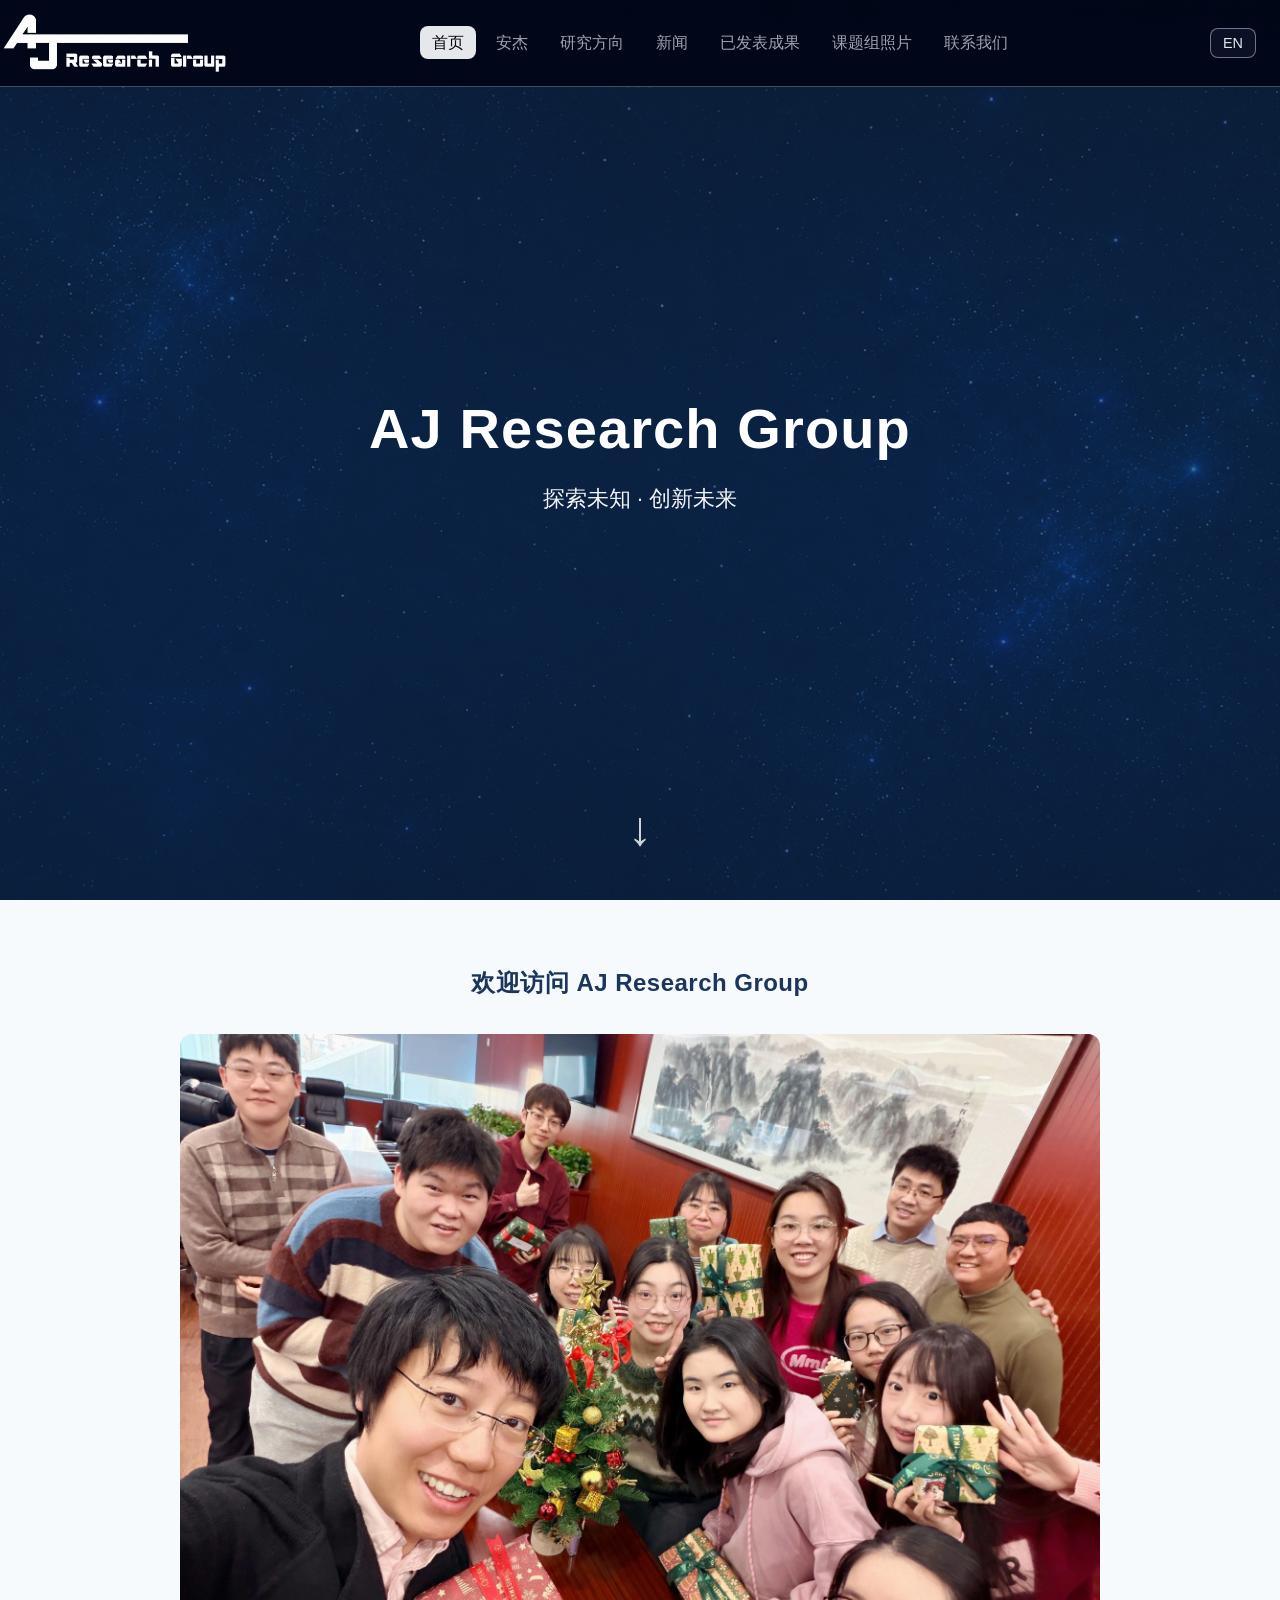
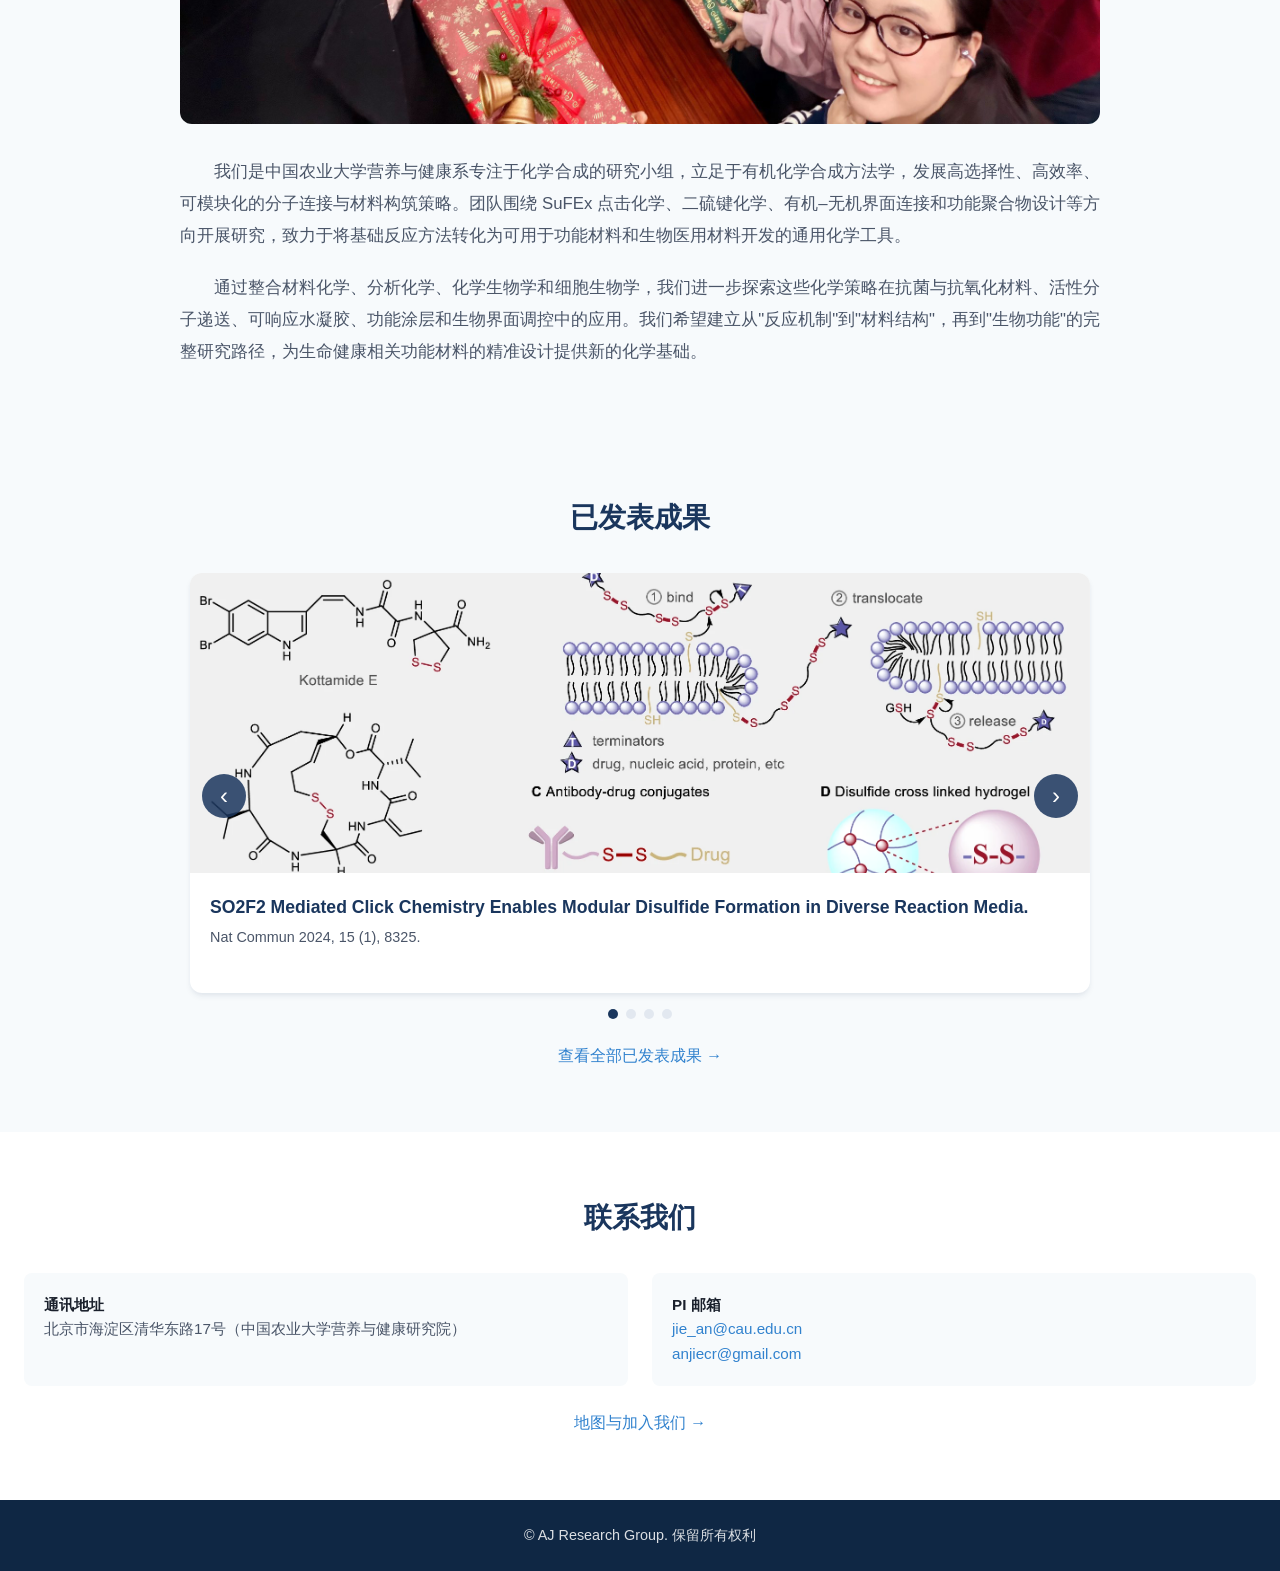
<file: index.html>
<!DOCTYPE html>
<html lang="zh-CN">
<head>
  <meta charset="UTF-8" />
  <meta name="viewport" content="width=device-width, initial-scale=1.0" />
  <title>AJ Research Group | 首页</title>
  <link rel="stylesheet" href="css/style.css" />
</head>
<body class="page-home">
  <header class="site-header">
    <nav class="nav-container">
      <a href="index.html" class="logo"><img src="images/logo/LOGO.png" alt="AJ Research Group" class="logo-img" /></a>
      <ul class="nav-links">
        <li><a href="index.html" class="nav-current" data-i18n="nav.home">首页</a></li>
        <li><a href="anjie.html" data-i18n="nav.anjie">安杰</a></li>
        <li><a href="research.html" data-i18n="nav.research">研究方向</a></li>
        <li><a href="news.html" data-i18n="nav.news">新闻</a></li>
        <li><a href="publications.html" data-i18n="nav.publications">已发表成果</a></li>
        <li><a href="gallery.html" data-i18n="nav.gallery">课题组照片</a></li>
        <li><a href="contact.html" data-i18n="nav.contact">联系我们</a></li>
      </ul>
      <button type="button" class="lang-toggle" id="langToggle" aria-label="切换语言">
        <span class="lang-zh">中文</span>
        <span class="lang-en">EN</span>
      </button>
      <button type="button" class="nav-toggle" aria-label="打开菜单">
        <span></span><span></span><span></span>
      </button>
    </nav>
  </header>

  <main>
    <section class="section section-hero">
      <div class="hero">
        <div class="hero-content">
          <h1 class="hero-title">AJ Research Group</h1>
          <p class="hero-slogan" data-i18n="hero.slogan">探索未知 · 创新未来</p>
        </div>
        <div class="scroll-indicator" id="scrollIndicator">
          <span>&#8595;</span>
        </div>
      </div>
    </section>

    <!-- 课题组简介 -->
    <section class="section section-overview">
      <div class="container">
        <div class="overview-content">
          <p class="overview-welcome">欢迎访问 AJ Research Group</p>
          <div class="overview-photo">
            <img src="images/team/group-2025-12.jpg" alt="课题组合影" />
          </div>
          <p class="overview-text">
            我们是中国农业大学营养与健康系专注于化学合成的研究小组，立足于有机化学合成方法学，发展高选择性、高效率、可模块化的分子连接与材料构筑策略。团队围绕 SuFEx 点击化学、二硫键化学、有机–无机界面连接和功能聚合物设计等方向开展研究，致力于将基础反应方法转化为可用于功能材料和生物医用材料开发的通用化学工具。
          </p>
          <p class="overview-text">
            通过整合材料化学、分析化学、化学生物学和细胞生物学，我们进一步探索这些化学策略在抗菌与抗氧化材料、活性分子递送、可响应水凝胶、功能涂层和生物界面调控中的应用。我们希望建立从"反应机制"到"材料结构"，再到"生物功能"的完整研究路径，为生命健康相关功能材料的精准设计提供新的化学基础。
          </p>
        </div>
      </div>
    </section>

    <!-- 已发表成果：4 篇滚动播放 -->
    <section class="section section-pub-carousel">
      <div class="container">
        <h2 class="section-title" data-i18n="home.pubCarouselTitle">已发表成果</h2>
        <div class="pub-carousel-wrap">
          <button type="button" class="carousel-btn carousel-prev" aria-label="上一篇">‹</button>
          <button type="button" class="carousel-btn carousel-next" aria-label="下一篇">›</button>
          <div class="pub-carousel" id="homePubCarousel">
            <!-- 前 4 条成果由 js/carousel.js 从 publications.json 动态填充 -->
          </div>
          <div class="carousel-dots" aria-hidden="true"></div>
        </div>
        <p class="carousel-more">
          <a href="publications.html" data-i18n="home.viewAllPublications">查看全部已发表成果 →</a>
        </p>
      </div>
    </section>

    <!-- 联系我们（首页简版） -->
    <section class="section section-contact-home">
      <div class="container">
        <h2 class="section-title" data-i18n="contact.title">联系我们</h2>
        <div class="contact-home-grid">
          <div class="contact-home-block">
            <p><strong data-i18n="contact.address">通讯地址</strong><br /><span data-i18n="contact.addressValue">北京市海淀区清华东路17号（中国农业大学营养与健康研究院）</span></p>
          </div>
          <div class="contact-home-block">
            <p><strong data-i18n="contact.email">PI 邮箱</strong><br /><a href="mailto:jie_an@cau.edu.cn">jie_an@cau.edu.cn</a><br /><a href="mailto:anjiecr@gmail.com">anjiecr@gmail.com</a></p>
          </div>
        </div>
        <p class="contact-home-more">
          <a href="contact.html" data-i18n="home.viewContactPage">地图与加入我们 →</a>
        </p>
      </div>
    </section>
  </main>

  <footer class="site-footer">
    <div class="container">
      <p>© AJ Research Group. <span data-i18n="footer.rights">保留所有权利</span></p>
    </div>
  </footer>

  <script src="js/i18n.js"></script>
  <script src="js/main.js"></script>
  <script src="js/carousel.js"></script>
</body>
</html>
</file>
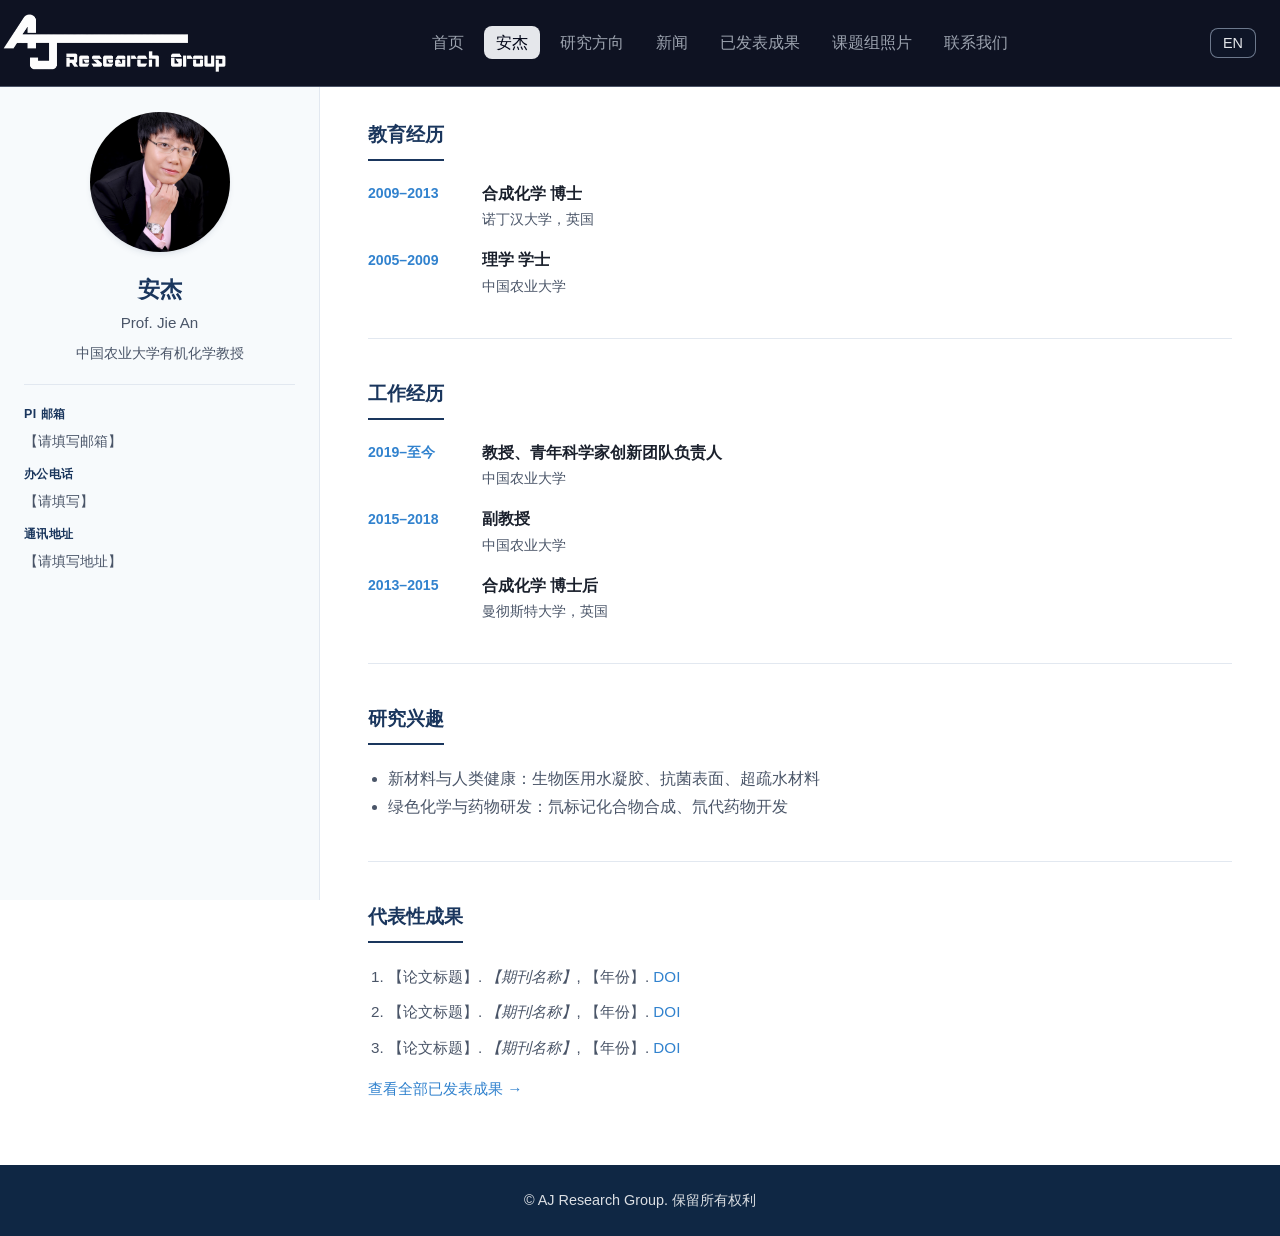
<file: anjie.html>
<!DOCTYPE html>
<html lang="zh-CN">
<head>
  <meta charset="UTF-8" />
  <meta name="viewport" content="width=device-width, initial-scale=1.0" />
  <title>安杰 | AJ Research Group</title>
  <link rel="stylesheet" href="css/style.css" />
</head>
<body class="page-anjie page-inner">
  <header class="site-header">
    <nav class="nav-container">
      <a href="index.html" class="logo"><img src="images/logo/LOGO.png" alt="AJ Research Group" class="logo-img" /></a>
      <ul class="nav-links">
        <li><a href="index.html" data-i18n="nav.home">首页</a></li>
        <li><a href="anjie.html" class="nav-current" data-i18n="nav.anjie">安杰</a></li>
        <li><a href="research.html" data-i18n="nav.research">研究方向</a></li>
        <li><a href="news.html" data-i18n="nav.news">新闻</a></li>
        <li><a href="publications.html" data-i18n="nav.publications">已发表成果</a></li>
        <li><a href="gallery.html" data-i18n="nav.gallery">课题组照片</a></li>
        <li><a href="contact.html" data-i18n="nav.contact">联系我们</a></li>
      </ul>
      <button type="button" class="lang-toggle" id="langToggle" aria-label="切换语言">
        <span class="lang-zh">中文</span>
        <span class="lang-en">EN</span>
      </button>
      <button type="button" class="nav-toggle" aria-label="打开菜单">
        <span></span><span></span><span></span>
      </button>
    </nav>
  </header>

  <main class="inner-main">
    <div class="profile-layout">

      <!-- 25% 固定侧边身份栏 -->
      <aside class="profile-sidebar">
        <div class="profile-sidebar-inner">
          <div class="profile-photo-wrap">
            <img src="images/team/pi-photo.webp" alt="Prof. Jie An" class="profile-photo" />
          </div>
          <h1 class="profile-name">安杰</h1>
          <p class="profile-name-en">Prof. Jie An</p>
          <p class="profile-affil" data-i18n="pi.subtitle">中国农业大学有机化学教授</p>
          <div class="profile-divider"></div>
          <ul class="profile-contact-list">
            <li>
              <span class="profile-contact-label" data-i18n="contact.email">PI 邮箱</span>
              <span class="profile-contact-value">【请填写邮箱】</span>
            </li>
            <li>
              <span class="profile-contact-label" data-i18n="contact.phone">办公电话</span>
              <span class="profile-contact-value">【请填写】</span>
            </li>
            <li>
              <span class="profile-contact-label" data-i18n="contact.address">通讯地址</span>
              <span class="profile-contact-value">【请填写地址】</span>
            </li>
          </ul>
        </div>
      </aside>

      <!-- 75% 主内容纵向流 -->
      <div class="profile-main">

        <section class="profile-section">
          <h2 class="profile-section-title" data-i18n="pi.sectionEducation">教育经历</h2>
          <ul class="profile-timeline">
            <li class="profile-timeline-item">
              <span class="profile-timeline-year">2009–2013</span>
              <div>
                <p class="profile-timeline-role" data-i18n="pi.edu1role">合成化学 博士</p>
                <p class="profile-timeline-org" data-i18n="pi.edu1org">诺丁汉大学，英国</p>
              </div>
            </li>
            <li class="profile-timeline-item">
              <span class="profile-timeline-year">2005–2009</span>
              <div>
                <p class="profile-timeline-role" data-i18n="pi.edu2role">理学 学士</p>
                <p class="profile-timeline-org" data-i18n="pi.edu2org">中国农业大学</p>
              </div>
            </li>
          </ul>
        </section>

        <section class="profile-section">
          <h2 class="profile-section-title" data-i18n="pi.sectionWork">工作经历</h2>
          <ul class="profile-timeline">
            <li class="profile-timeline-item">
              <span class="profile-timeline-year">2019–至今</span>
              <div>
                <p class="profile-timeline-role" data-i18n="pi.work1role">教授、青年科学家创新团队负责人</p>
                <p class="profile-timeline-org" data-i18n="pi.work1org">中国农业大学</p>
              </div>
            </li>
            <li class="profile-timeline-item">
              <span class="profile-timeline-year">2015–2018</span>
              <div>
                <p class="profile-timeline-role" data-i18n="pi.work2role">副教授</p>
                <p class="profile-timeline-org" data-i18n="pi.work2org">中国农业大学</p>
              </div>
            </li>
            <li class="profile-timeline-item">
              <span class="profile-timeline-year">2013–2015</span>
              <div>
                <p class="profile-timeline-role" data-i18n="pi.work3role">合成化学 博士后</p>
                <p class="profile-timeline-org" data-i18n="pi.work3org">曼彻斯特大学，英国</p>
              </div>
            </li>
          </ul>
        </section>

        <section class="profile-section">
          <h2 class="profile-section-title" data-i18n="pi.sectionResearch">研究兴趣</h2>
          <ul class="profile-interest-list">
            <li data-i18n="pi.interest1">新材料与人类健康：生物医用水凝胶、抗菌表面、超疏水材料</li>
            <li data-i18n="pi.interest2">绿色化学与药物研发：氘标记化合物合成、氘代药物开发</li>
          </ul>
        </section>

        <section class="profile-section">
          <h2 class="profile-section-title" data-i18n="pi.sectionPubs">代表性成果</h2>
          <ol class="profile-pub-list">
            <li>【论文标题】. <em>【期刊名称】</em>, 【年份】. <a href="#">DOI</a></li>
            <li>【论文标题】. <em>【期刊名称】</em>, 【年份】. <a href="#">DOI</a></li>
            <li>【论文标题】. <em>【期刊名称】</em>, 【年份】. <a href="#">DOI</a></li>
          </ol>
          <p class="profile-pub-more"><a href="publications.html" data-i18n="home.viewAllPublications">查看全部已发表成果 →</a></p>
        </section>

      </div>
    </div>
  </main>

  <footer class="site-footer">
    <div class="container">
      <p>© AJ Research Group. <span data-i18n="footer.rights">保留所有权利</span></p>
    </div>
  </footer>

  <script src="js/i18n.js"></script>
  <script src="js/main.js"></script>
</body>
</html>
</file>
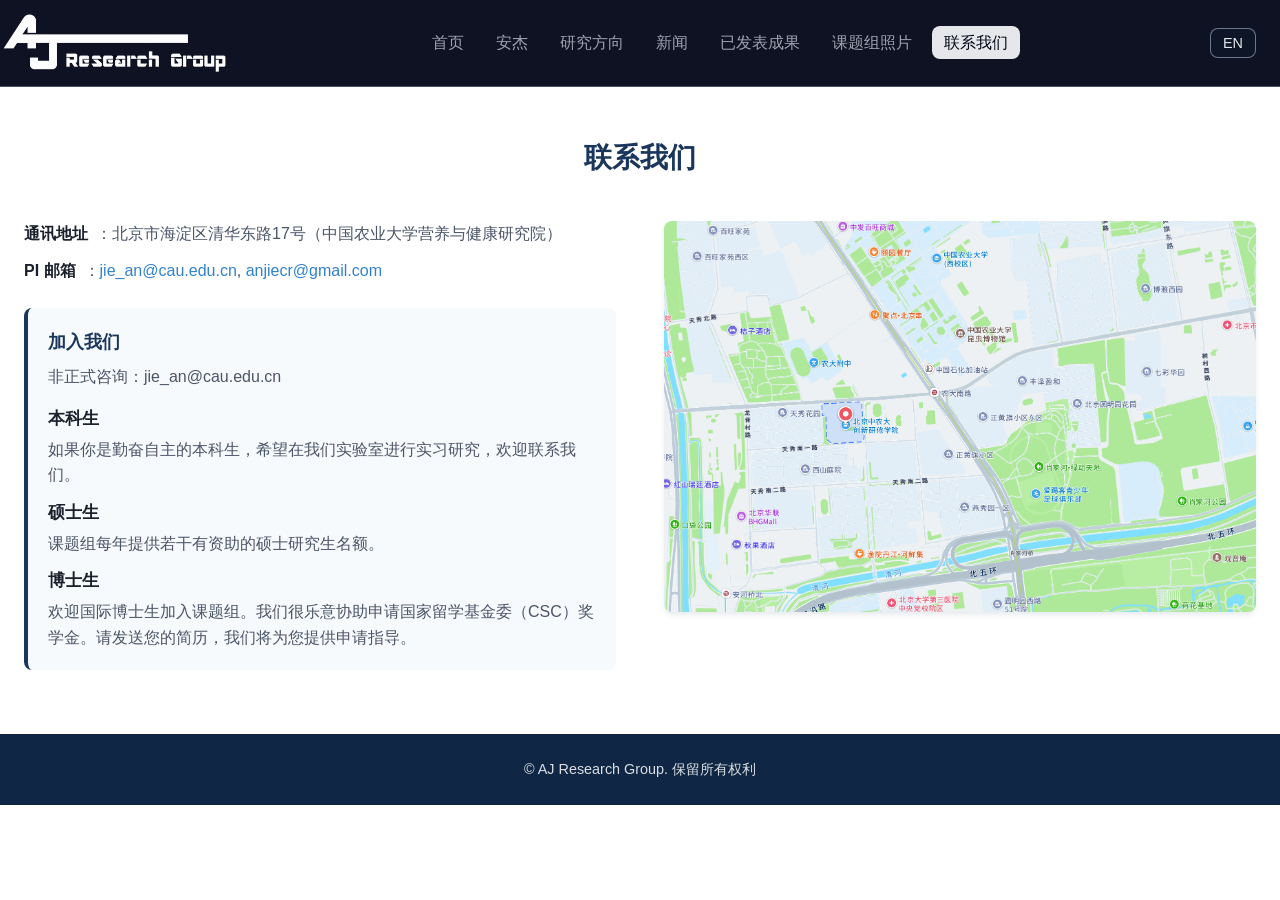
<file: contact.html>
<!DOCTYPE html>
<html lang="zh-CN">
<head>
  <meta charset="UTF-8" />
  <meta name="viewport" content="width=device-width, initial-scale=1.0" />
  <title>联系我们 | AJ Research Group</title>
  <link rel="stylesheet" href="css/style.css" />
</head>
<body class="page-contact page-inner">
  <header class="site-header">
    <nav class="nav-container">
      <a href="index.html" class="logo"><img src="images/logo/LOGO.png" alt="AJ Research Group" class="logo-img" /></a>
      <ul class="nav-links">
        <li><a href="index.html" data-i18n="nav.home">首页</a></li>
        <li><a href="anjie.html" data-i18n="nav.anjie">安杰</a></li>
        <li><a href="research.html" data-i18n="nav.research">研究方向</a></li>
        <li><a href="news.html" data-i18n="nav.news">新闻</a></li>
        <li><a href="publications.html" data-i18n="nav.publications">已发表成果</a></li>
        <li><a href="gallery.html" data-i18n="nav.gallery">课题组照片</a></li>
        <li><a href="contact.html" class="nav-current" data-i18n="nav.contact">联系我们</a></li>
      </ul>
      <button type="button" class="lang-toggle" id="langToggle" aria-label="切换语言">
        <span class="lang-zh">中文</span>
        <span class="lang-en">EN</span>
      </button>
      <button type="button" class="nav-toggle" aria-label="打开菜单">
        <span></span><span></span><span></span>
      </button>
    </nav>
  </header>

  <main class="inner-main">
    <section class="section section-contact-page">
      <div class="container">
        <header class="page-header">
          <h1 class="page-title" data-i18n="contact.title">联系我们</h1>
        </header>

        <div class="contact-layout">
          <div class="contact-info">
            <ul class="contact-list">
              <li><strong data-i18n="contact.address">通讯地址</strong>：<span data-i18n="contact.addressValue">北京市海淀区清华东路17号（中国农业大学营养与健康研究院）</span></li>
              <li><strong data-i18n="contact.email">PI 邮箱</strong>：<a href="mailto:jie_an@cau.edu.cn">jie_an@cau.edu.cn</a>, <a href="mailto:anjiecr@gmail.com">anjiecr@gmail.com</a></li>
            </ul>
            <div class="join-us">
              <h3 data-i18n="contact.joinTitle">加入我们</h3>
              <p class="join-enquiry" data-i18n="contact.joinEnquiry">非正式咨询：jie_an@cau.edu.cn</p>
              <div class="join-item">
                <h4 data-i18n="contact.joinUgTitle">本科生</h4>
                <p data-i18n="contact.joinUgDesc">如果你是勤奋自主的本科生，希望在我们实验室进行实习研究，欢迎联系我们。</p>
              </div>
              <div class="join-item">
                <h4 data-i18n="contact.joinMasterTitle">硕士生</h4>
                <p data-i18n="contact.joinMasterDesc">课题组每年提供若干有资助的硕士研究生名额。</p>
              </div>
              <div class="join-item">
                <h4 data-i18n="contact.joinPhdTitle">博士生</h4>
                <p data-i18n="contact.joinPhdDesc">欢迎国际博士生加入课题组。我们很乐意协助申请国家留学基金委（CSC）奖学金。请发送您的简历，我们将为您提供申请指导。</p>
              </div>
            </div>
          </div>
          <div class="contact-map">
            <img src="images/map.png" alt="实验室位置地图" class="contact-map-img" />
          </div>
        </div>
      </div>
    </section>
  </main>

  <footer class="site-footer">
    <div class="container">
      <p>© AJ Research Group. <span data-i18n="footer.rights">保留所有权利</span></p>
    </div>
  </footer>

  <script src="js/i18n.js"></script>
  <script src="js/main.js"></script>
</body>
</html>
</file>
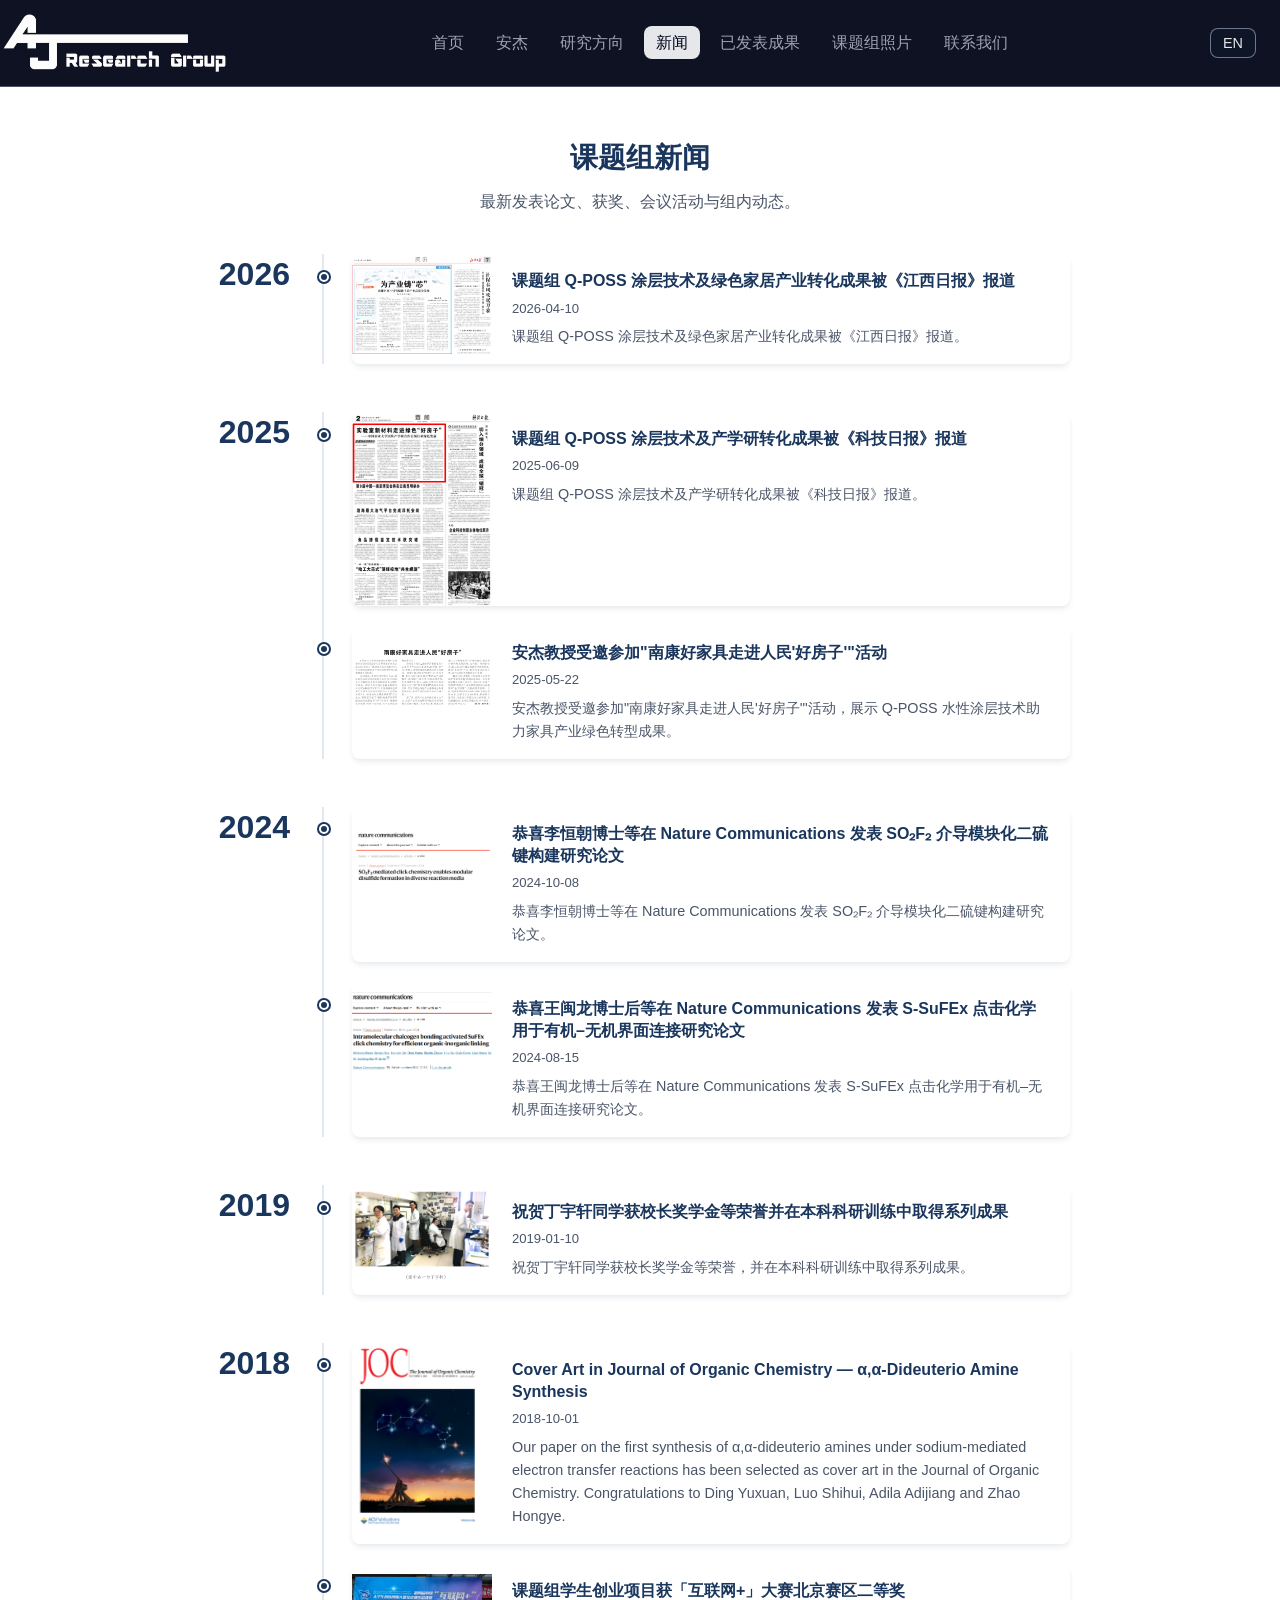
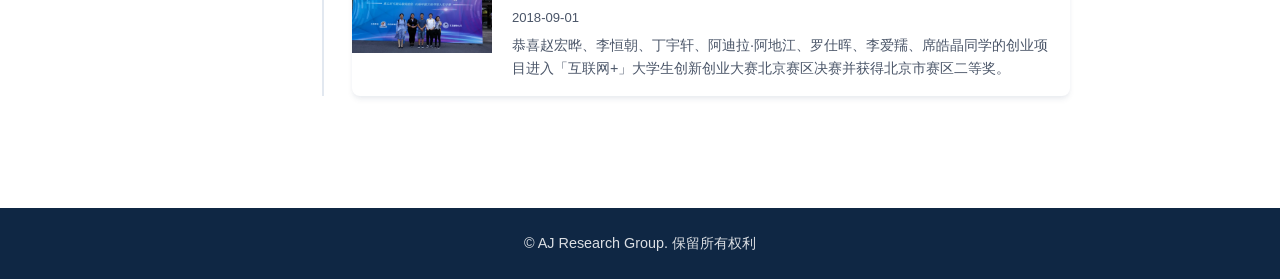
<file: news.html>
<!DOCTYPE html>
<html lang="zh-CN">
<head>
  <meta charset="UTF-8" />
  <meta name="viewport" content="width=device-width, initial-scale=1.0" />
  <title>课题组新闻 | AJ Research Group</title>
  <link rel="stylesheet" href="css/style.css" />
</head>
<body class="page-news page-inner">
  <header class="site-header">
    <nav class="nav-container">
      <a href="index.html" class="logo"><img src="images/logo/LOGO.png" alt="AJ Research Group" class="logo-img" /></a>
      <ul class="nav-links">
        <li><a href="index.html" data-i18n="nav.home">首页</a></li>
        <li><a href="anjie.html" data-i18n="nav.anjie">安杰</a></li>
        <li><a href="research.html" data-i18n="nav.research">研究方向</a></li>
        <li><a href="news.html" class="nav-current" data-i18n="nav.news">新闻</a></li>
        <li><a href="publications.html" data-i18n="nav.publications">已发表成果</a></li>
        <li><a href="gallery.html" data-i18n="nav.gallery">课题组照片</a></li>
        <li><a href="contact.html" data-i18n="nav.contact">联系我们</a></li>
      </ul>
      <button type="button" class="lang-toggle" id="langToggle" aria-label="切换语言">
        <span class="lang-zh">中文</span>
        <span class="lang-en">EN</span>
      </button>
      <button type="button" class="nav-toggle" aria-label="打开菜单">
        <span></span><span></span><span></span>
      </button>
    </nav>
  </header>

  <main class="inner-main">
    <section class="section section-news-page">
      <div class="container">
        <header class="page-header">
          <h1 class="page-title" data-i18n="news.title">课题组新闻</h1>
          <p class="page-lead" data-i18n="news.lead">最新发表论文、获奖、会议活动与组内动态。</p>
        </header>

        <div id="newsTimeline" class="news-timeline">
          <!-- 由 js/news.js 从 news.json 动态填充 -->
        </div>
      </div>
    </section>
  </main>

  <footer class="site-footer">
    <div class="container">
      <p>© AJ Research Group. <span data-i18n="footer.rights">保留所有权利</span></p>
    </div>
  </footer>

  <script src="js/i18n.js"></script>
  <script src="js/main.js"></script>
  <script src="js/news.js"></script>
</body>
</html>
</file>
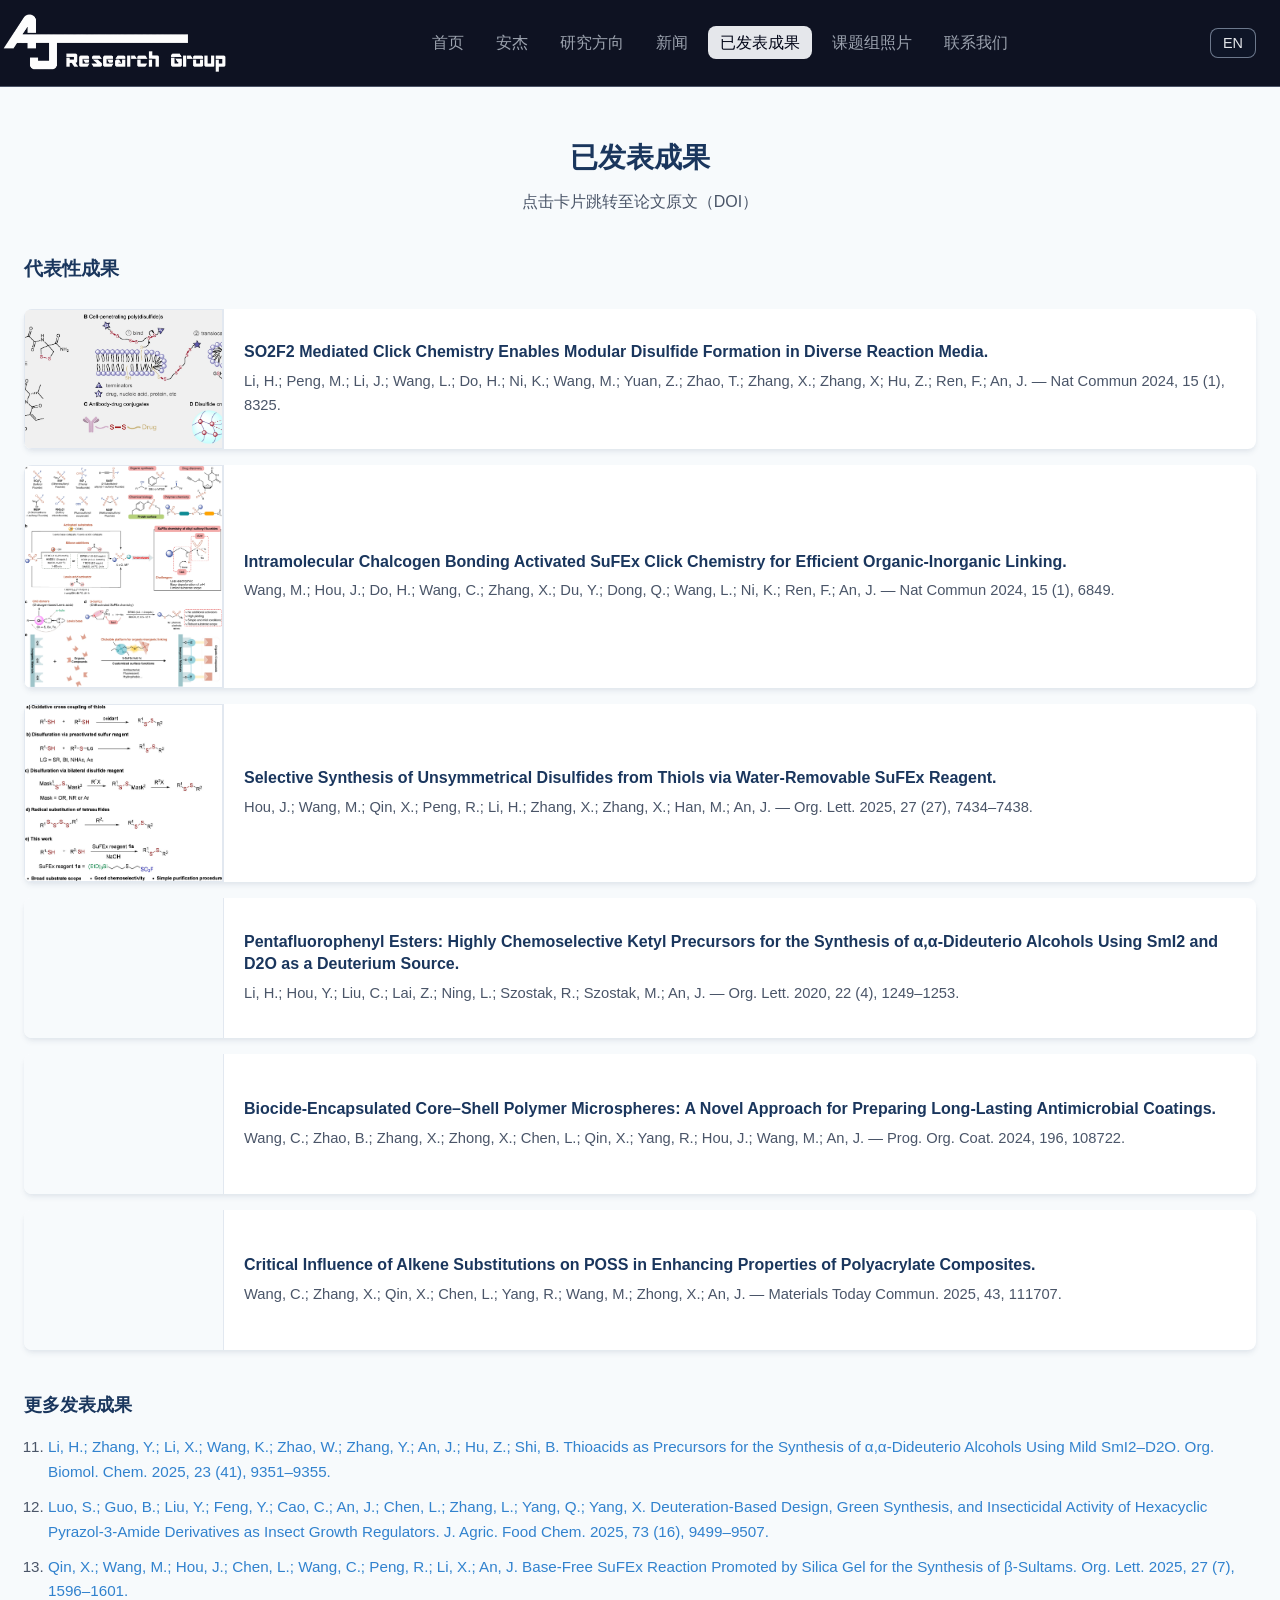
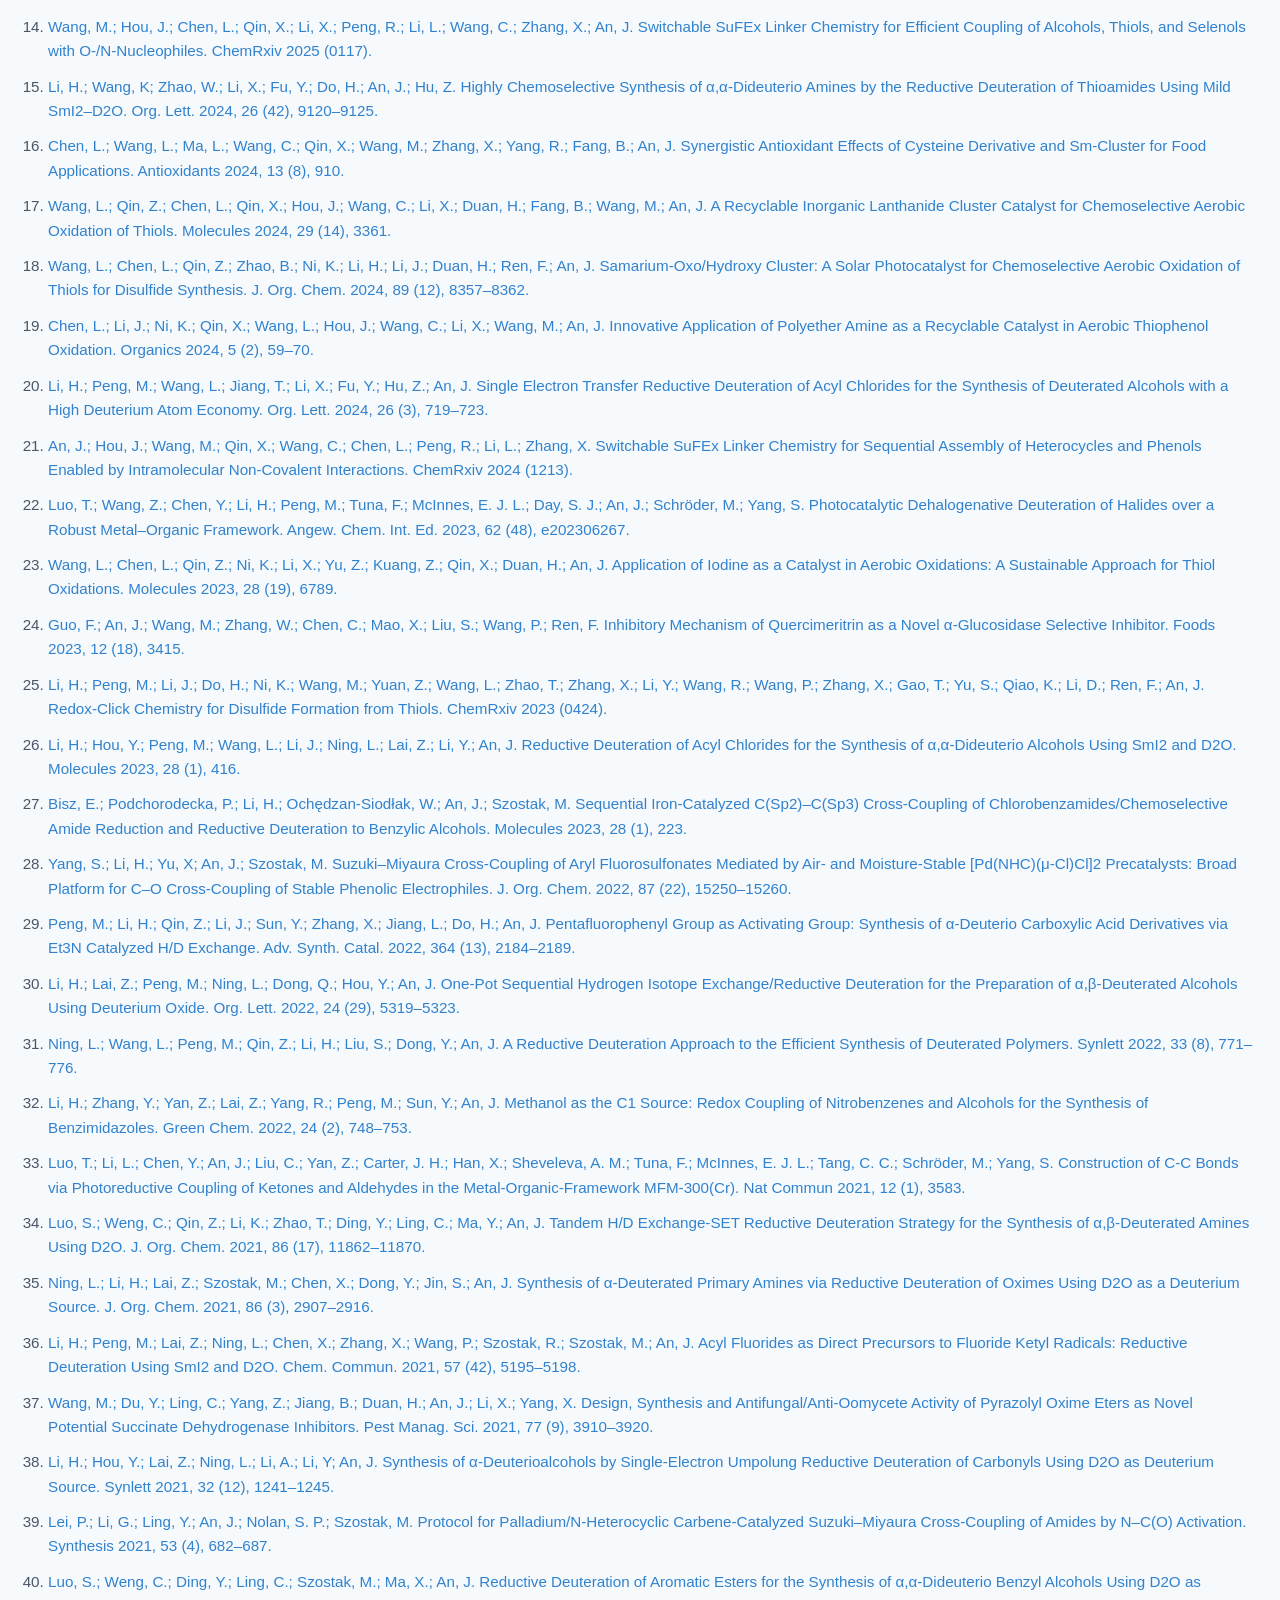
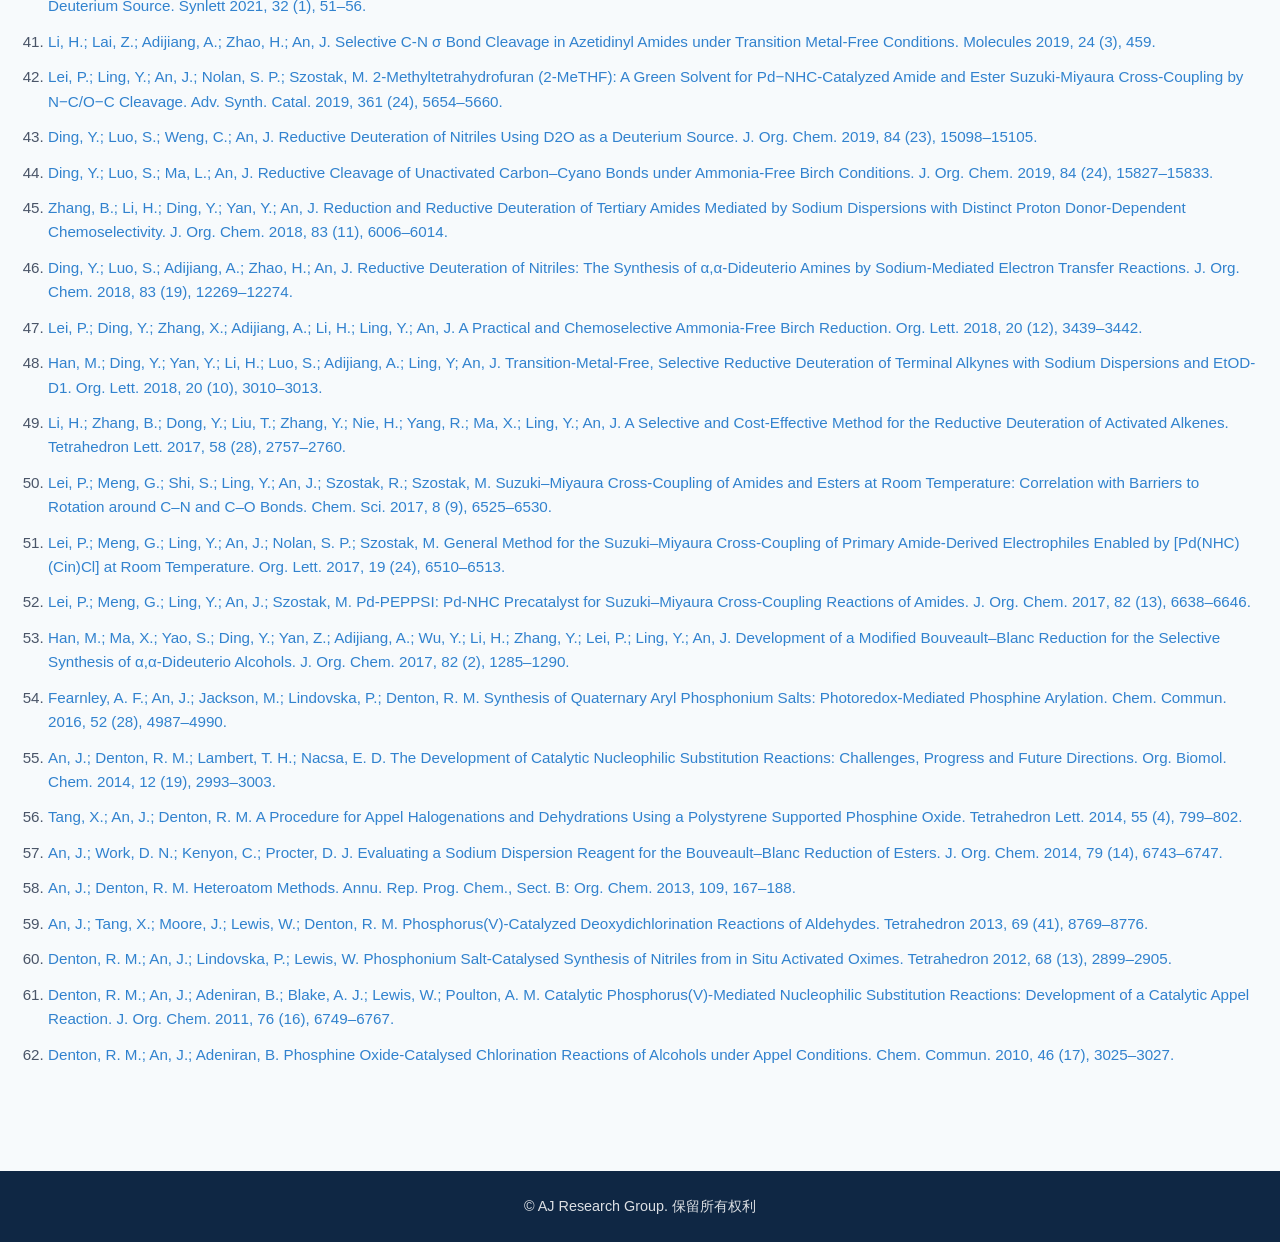
<file: publications.html>
<!DOCTYPE html>
<html lang="zh-CN">
<head>
  <meta charset="UTF-8" />
  <meta name="viewport" content="width=device-width, initial-scale=1.0" />
  <title>已发表成果 | AJ Research Group</title>
  <link rel="stylesheet" href="css/style.css" />
</head>
<body class="page-publications page-inner">
  <header class="site-header">
    <nav class="nav-container">
      <a href="index.html" class="logo"><img src="images/logo/LOGO.png" alt="AJ Research Group" class="logo-img" /></a>
      <ul class="nav-links">
        <li><a href="index.html" data-i18n="nav.home">首页</a></li>
        <li><a href="anjie.html" data-i18n="nav.anjie">安杰</a></li>
        <li><a href="research.html" data-i18n="nav.research">研究方向</a></li>
        <li><a href="news.html" data-i18n="nav.news">新闻</a></li>
        <li><a href="publications.html" class="nav-current" data-i18n="nav.publications">已发表成果</a></li>
        <li><a href="gallery.html" data-i18n="nav.gallery">课题组照片</a></li>
        <li><a href="contact.html" data-i18n="nav.contact">联系我们</a></li>
      </ul>
      <button type="button" class="lang-toggle" id="langToggle" aria-label="切换语言">
        <span class="lang-zh">中文</span>
        <span class="lang-en">EN</span>
      </button>
      <button type="button" class="nav-toggle" aria-label="打开菜单">
        <span></span><span></span><span></span>
      </button>
    </nav>
  </header>

  <main class="inner-main">
    <section class="section section-publications-page">
      <div class="container">
        <header class="page-header">
          <h1 class="page-title" data-i18n="publications.title">已发表成果</h1>
          <p class="page-lead" data-i18n="publications.lead">点击卡片跳转至论文原文（DOI）</p>
        </header>

        <section class="pub-featured-section">
          <h2 class="pub-featured-heading" data-i18n="publications.featuredTitle">代表性成果</h2>
          <div id="featuredPublications" class="pub-featured-list"></div>
        </section>

        <section class="pub-more-section">
          <h2 class="pub-text-list-heading" data-i18n="publications.moreList">更多发表成果</h2>
          <ol id="morePublications" class="pub-more-list" start="11"></ol>
        </section>
      </div>
    </section>
  </main>

  <footer class="site-footer">
    <div class="container">
      <p>© AJ Research Group. <span data-i18n="footer.rights">保留所有权利</span></p>
    </div>
  </footer>

  <script src="js/i18n.js"></script>
  <script src="js/main.js"></script>
  <script src="js/publications.js"></script>
</body>
</html>
</file>
<file: css/style.css>
/* ========== 学术蓝 + 白 配色与变量 ========== */
:root {
  --academic-blue: #1a365d;
  --academic-blue-light: #2c5282;
  --academic-blue-dark: #0f2744;
  --accent-blue: #3182ce;
  --bg-white: #ffffff;
  --bg-off-white: #f7fafc;
  --text-primary: #1a202c;
  --text-secondary: #4a5568;
  --border-color: #e2e8f0;
  --shadow: 0 4px 6px -1px rgba(26, 54, 93, 0.08), 0 2px 4px -1px rgba(26, 54, 93, 0.04);
  --shadow-hover: 0 10px 15px -3px rgba(26, 54, 93, 0.12), 0 4px 6px -2px rgba(26, 54, 93, 0.06);
  --radius: 8px;
  --radius-lg: 12px;
  --transition: 0.25s ease;
  /* 顶部导航深蓝主题 */
  --header-bg: #020617;
  --header-bg-soft: #020617f2;
  --header-text: #e5e7eb;
  --header-text-muted: #9ca3af;
}

/* ========== 基础重置与排版 ========== */
*,
*::before,
*::after {
  box-sizing: border-box;
}

html {
  scroll-behavior: smooth;
}

body {
  margin: 0;
  font-family: "Noto Sans SC", "PingFang SC", "Microsoft YaHei", sans-serif;
  font-size: 16px;
  line-height: 1.6;
  color: var(--text-primary);
  background: var(--bg-white);
}

a {
  color: var(--accent-blue);
  text-decoration: none;
}

a:hover {
  text-decoration: underline;
}

img {
  max-width: 100%;
  height: auto;
  display: block;
}

/* ========== 顶部导航 ========== */
.site-header {
  position: fixed;
  top: 0;
  left: 0;
  right: 0;
  z-index: 100;
  background: var(--header-bg-soft);
  border-bottom: 1px solid rgba(148, 163, 184, 0.45);
  backdrop-filter: blur(10px);
  transform: translateY(0);
  transition: transform 0.4s ease;
}

/* 仅首页初始隐藏导航栏 */
.page-home .site-header {
  transform: translateY(-100%);
}

.page-home .site-header.visible,
.site-header.visible {
  transform: translateY(0);
}

.nav-container {
  max-width: 1440px;
  margin: 0 auto;
  padding: 0.75rem 1.5rem 0.75rem 0;
  display: flex;
  align-items: center;
  justify-content: space-between;
  gap: 1rem;
}

.logo {
  text-decoration: none;
  flex-shrink: 0;
}

.logo-img {
  height: 62px;
  width: auto;
  display: block;
  object-fit: contain;
}

.logo:hover {
  text-decoration: none;
  color: var(--accent-blue);
}

.nav-links {
  display: flex;
  list-style: none;
  margin: 0;
  padding: 0;
  gap: 0.5rem;
}

.nav-links a {
  padding: 0.5rem 0.75rem;
  color: var(--header-text-muted);
  font-weight: 500;
  border-radius: var(--radius);
  transition: background var(--transition), color var(--transition);
}

.nav-links a:hover {
  background: rgba(15, 23, 42, 0.6);
  color: var(--header-text);
  text-decoration: none;
}

.nav-links a.nav-current {
  background: var(--header-text);
  color: #020617;
  text-decoration: none;
}

.lang-toggle {
  padding: 0.4rem 0.75rem;
  border: 1px solid rgba(148, 163, 184, 0.7);
  background: rgba(15, 23, 42, 0.7);
  color: var(--header-text);
  border-radius: var(--radius);
  cursor: pointer;
  font-size: 0.9rem;
  transition: background var(--transition), color var(--transition);
}

.lang-toggle:hover {
  background: var(--academic-blue);
  color: var(--bg-white);
}

.lang-en { display: inline; }
.lang-zh { display: none; }
[data-lang="en"] .lang-en { display: none; }
[data-lang="en"] .lang-zh { display: inline; }

.nav-toggle {
  display: none;
  flex-direction: column;
  gap: 5px;
  background: none;
  border: none;
  cursor: pointer;
  padding: 0.5rem;
}

.nav-toggle span {
  width: 22px;
  height: 2px;
  background: var(--academic-blue);
}

/* ========== 通用容器与区块 ========== */
.container {
  max-width: 1440px;
  margin: 0 auto;
  padding: 0 1.5rem;
}

.section {
  padding: 4rem 0;
}

/* 内页顶部留白（固定导航高度） */
.page-inner .inner-main {
  padding-top: 4.5rem;
}

.page-header {
  margin-bottom: 2.5rem;
  text-align: center;
}

.page-title {
  margin: 0 0 0.5rem;
  font-size: 1.75rem;
  color: var(--academic-blue);
}

.page-lead {
  margin: 0;
  font-size: 1rem;
  color: var(--text-secondary);
}

.section-title {
  margin: 0 0 2rem;
  font-size: 1.75rem;
  color: var(--academic-blue);
  text-align: center;
}

/* ========== 1. 首页 Hero ========== */
.section-hero {
  padding-top: 0;
  padding-bottom: 0;
}

.hero {
  position: relative;
  min-height: 100vh;
  display: flex;
  align-items: center;
  justify-content: center;
  overflow: hidden;
  background-image: url('../images/background-image.png');
  background-size: cover;
  background-position: center;
  background-repeat: no-repeat;
}

.hero::before {
  content: '';
  position: absolute;
  inset: 0;
  background: rgba(15, 39, 68, 0.7);
}

.hero-content {
  position: relative;
  z-index: 1;
  text-align: center;
  color: var(--bg-white);
  padding: 1rem;
}

.hero-title {
  margin: 0 0 0.5rem;
  font-size: clamp(2rem, 5vw, 3.5rem);
  font-weight: 700;
  letter-spacing: 0.02em;
}

.hero-slogan {
  margin: 0;
  font-size: clamp(1rem, 2.5vw, 1.35rem);
  opacity: 0.95;
}

/* 向下滚动指示箭头 */
.scroll-indicator {
  position: absolute;
  bottom: 2rem;
  left: 50%;
  transform: translateX(-50%);
  z-index: 2;
  cursor: pointer;
  animation: bounce 2s infinite;
}

.scroll-indicator span {
  display: block;
  font-size: 3rem;
  color: var(--bg-white);
  opacity: 0.8;
  transition: opacity 0.3s;
}

.scroll-indicator:hover span {
  opacity: 1;
}

@keyframes bounce {
  0%, 20%, 50%, 80%, 100% {
    transform: translateX(-50%) translateY(0);
  }
  40% {
    transform: translateX(-50%) translateY(-10px);
  }
  60% {
    transform: translateX(-50%) translateY(-5px);
  }
}

/* ========== 首页 实验室概况 ========== */
.section-overview {
  background: var(--bg-off-white);
}

.overview-content {
  max-width: 920px;
  margin: 0 auto;
}

.overview-photo {
  margin: 0 0 2rem;
  border-radius: var(--radius-lg);
  overflow: hidden;
}

.overview-photo img {
  width: 100%;
  height: auto;
  display: block;
}

.overview-welcome {
  margin: 0 0 2rem;
  font-size: 1.5rem;
  font-weight: 600;
  color: var(--academic-blue);
  text-align: center;
  letter-spacing: 0.02em;
}

.overview-text {
  margin: 0;
  font-size: 1.05rem;
  color: var(--text-secondary);
  line-height: 1.9;
  text-align: justify;
  text-indent: 2em;
}

.overview-text + .overview-text {
  margin-top: 1.25rem;
}

/* ========== PI 简介 左右分割 ========== */
.section-pi .pi-section {
  margin-top: 0;
}

.pi-section {
  margin-top: -2rem;
  position: relative;
  z-index: 2;
}

.page-pi .pi-section {
  margin-top: 0;
}

.pi-intro {
  display: grid;
  grid-template-columns: 320px 1fr;
  gap: 3rem;
  align-items: start;
  background: var(--bg-white);
  padding: 2.5rem;
  border-radius: var(--radius-lg);
  box-shadow: var(--shadow);
}

.pi-photo-wrap {
  border-radius: var(--radius);
  overflow: hidden;
  aspect-ratio: 3/4;
  background: var(--bg-off-white);
}

.pi-photo {
  width: 100%;
  height: 100%;
  object-fit: cover;
}

.pi-name {
  margin: 0 0 1rem;
  font-size: 1.75rem;
  color: var(--academic-blue);
}

.research-content h2 {
  font-size: 1.35rem;
  margin-bottom: 0.75rem;
}

.pi-text {
  display: flex;
  flex-direction: column;
  gap: 0.5rem;
}

.pi-timeline {
  list-style: none;
  margin: 0;
  padding: 0;
  color: var(--text-secondary);
  line-height: 1.7;
  font-size: 0.98rem;
}

.pi-timeline-item + .pi-timeline-item {
  margin-top: 0.25rem;
}

/* ========== 最新动态 水平卡片 ========== */
.news-section {
  background: var(--bg-off-white);
}

.news-cards {
  display: grid;
  grid-template-columns: repeat(auto-fit, minmax(280px, 1fr));
  gap: 1.5rem;
}

.news-card {
  position: relative;
  display: block;
  background: var(--bg-white);
  border-radius: var(--radius-lg);
  padding: 1.5rem;
  box-shadow: var(--shadow);
  transition: transform var(--transition), box-shadow var(--transition);
  text-decoration: none;
  color: inherit;
}

.news-card:hover {
  transform: translateY(-4px);
  box-shadow: var(--shadow-hover);
  text-decoration: none;
  color: inherit;
}

.news-card-shadow {
  position: absolute;
  inset: 0;
  border-radius: var(--radius-lg);
  box-shadow: 0 4px 14px rgba(26, 54, 93, 0.12);
  opacity: 0;
  transition: opacity var(--transition);
}

.news-card:hover .news-card-shadow {
  opacity: 1;
}

.news-card-inner h3 {
  margin: 0 0 0.5rem;
  font-size: 1.1rem;
  color: var(--academic-blue);
}

.news-card-inner p {
  margin: 0;
  font-size: 0.9rem;
  color: var(--text-secondary);
}

/* ========== 新闻时间轴 ========== */
.news-timeline {
  max-width: 860px;
  margin: 0 auto;
}

.tl-group {
  display: grid;
  grid-template-columns: 80px 1fr;
  gap: 0 2rem;
  margin-bottom: 3rem;
}

.tl-year {
  font-size: 2rem;
  font-weight: 700;
  color: var(--academic-blue);
  line-height: 1;
  padding-top: 0.25rem;
  text-align: right;
}

.tl-entries {
  position: relative;
  padding-left: 1.75rem;
  border-left: 2px solid var(--border-color);
  display: flex;
  flex-direction: column;
  gap: 1.25rem;
}

.tl-entry {
  position: relative;
}

.tl-dot {
  position: absolute;
  left: calc(-1.75rem - 5px);
  top: 1.1rem;
  width: 10px;
  height: 10px;
  border-radius: 50%;
  background: var(--academic-blue);
  border: 2px solid var(--bg-white);
  box-shadow: 0 0 0 2px var(--academic-blue);
}

.tl-card {
  display: block;
  background: var(--bg-white);
  border-radius: var(--radius);
  box-shadow: var(--shadow);
  overflow: hidden;
  text-decoration: none;
  color: inherit;
  transition: transform var(--transition), box-shadow var(--transition);
}

.tl-card:hover {
  transform: translateY(-2px);
  box-shadow: var(--shadow-hover);
  text-decoration: none;
  color: inherit;
}

.tl-card-body {
  display: flex;
  gap: 0;
}

.tl-card-img {
  flex-shrink: 0;
  width: 140px;
  height: 100%;
  min-height: 100px;
  object-fit: contain;
  cursor: zoom-in;
}

/* Lightbox */
.lightbox {
  display: none;
  position: fixed;
  inset: 0;
  background: rgba(0,0,0,.85);
  z-index: 9999;
  align-items: center;
  justify-content: center;
  cursor: zoom-out;
}
.lightbox.open { display: flex; }
.lightbox img {
  max-width: 90vw;
  max-height: 90vh;
  object-fit: contain;
  border-radius: 4px;
}

.tl-card-info {
  padding: 1rem 1.25rem;
  flex: 1;
}

.tl-card-info h3 {
  margin: 0 0 0.3rem;
  font-size: 1rem;
  font-weight: 600;
  color: var(--academic-blue);
  line-height: 1.4;
}

.tl-card-date {
  margin: 0 0 0.4rem;
  font-size: 0.82rem;
  color: var(--text-secondary);
}

.tl-card-excerpt {
  margin: 0;
  font-size: 0.9rem;
  color: var(--text-secondary);
  line-height: 1.6;
}

@media (max-width: 600px) {
  .tl-group {
    grid-template-columns: 1fr;
  }
  .tl-year {
    text-align: left;
    font-size: 1.5rem;
    margin-bottom: 0.75rem;
  }
  .tl-card-img {
    width: 100px;
  }
}

/* News 页面卡片细节 */
.news-cards-page .news-card-image {
  margin-bottom: 0.75rem;
  border-radius: var(--radius);
  overflow: hidden;
}

.news-cards-page .news-card-image img {
  width: 100%;
  height: 180px;
  object-fit: cover;
}

.news-cards-page .news-card-meta {
  margin: 0 0 0.25rem;
  font-size: 0.8rem;
  color: var(--text-secondary);
}

.news-cards-page .news-card-excerpt {
  margin: 0;
}

/* ========== 首页 已发表成果轮播（4 篇） ========== */
.section-pub-carousel {
  background: var(--bg-off-white);
}

.pub-carousel-wrap {
  position: relative;
  max-width: 900px;
  margin: 0 auto 1.5rem;
}

.pub-carousel {
  position: relative;
  display: flex;
  overflow: hidden;
  border-radius: var(--radius-lg);
  box-shadow: var(--shadow);
  background: var(--bg-white);
  height: 420px; /* 固定整体卡片高度，保证左右箭头在同一高度 */
}

.pub-slide {
  flex: 0 0 100%;
  display: flex;
  flex-direction: column;
  text-decoration: none;
  color: inherit;
  transition: opacity 0.3s ease;
  height: 100%;
}

.pub-slide:not(.active) {
  position: absolute;
  left: 0;
  top: 0;
  width: 100%;
  pointer-events: none;
  opacity: 0;
}

.pub-slide-cover {
  flex: 1 1 auto;
  aspect-ratio: 16/10;
  background: var(--bg-off-white);
  overflow: hidden;
}

.pub-slide-cover img {
  width: 100%;
  height: 100%;
  object-fit: cover;
}

.pub-slide-info {
  padding: 1.25rem;
  flex: 0 0 120px; /* 固定文字区域高度，标题长短不同也不会影响整体高度 */
  overflow: hidden;
}

@media (max-width: 768px) {
  .pub-carousel {
    height: auto; /* 移动端允许自适应高度，避免过高留白 */
  }
  .pub-slide {
    height: auto;
  }
}

.pub-slide-info h3 {
  margin: 0 0 0.35rem;
  font-size: 1.1rem;
  color: var(--academic-blue);
}

.pub-slide-journal {
  margin: 0;
  font-size: 0.9rem;
  color: var(--text-secondary);
}

.carousel-btn {
  position: absolute;
  top: 50%;
  transform: translateY(-50%);
  width: 44px;
  height: 44px;
  border: none;
  border-radius: 50%;
  background: rgba(26, 54, 93, 0.85);
  color: #fff;
  font-size: 1.5rem;
  cursor: pointer;
  z-index: 2;
  transition: background var(--transition);
}

.carousel-btn:hover {
  background: var(--academic-blue);
}

.carousel-prev { left: 0.75rem; }
.carousel-next { right: 0.75rem; }

.carousel-dots {
  display: flex;
  justify-content: center;
  gap: 0.5rem;
  margin-top: 1rem;
}

.carousel-dot {
  width: 10px;
  height: 10px;
  border-radius: 50%;
  border: none;
  background: var(--border-color);
  cursor: pointer;
  padding: 0;
  transition: background var(--transition);
}

.carousel-dot.active {
  background: var(--academic-blue);
}

.carousel-more {
  text-align: center;
  margin: 0;
}

.carousel-more a {
  font-weight: 500;
}

/* ========== 首页 联系我们简版 ========== */
.section-contact-home {
  background: var(--bg-white);
}

.contact-home-grid {
  display: grid;
  grid-template-columns: repeat(auto-fit, minmax(240px, 1fr));
  gap: 1.5rem;
  margin-bottom: 1.5rem;
}

.contact-home-block {
  padding: 1.25rem;
  background: var(--bg-off-white);
  border-radius: var(--radius);
}

.contact-home-block p {
  margin: 0;
  font-size: 0.95rem;
  color: var(--text-secondary);
}

.contact-home-block strong {
  color: var(--text-primary);
}

.contact-home-more {
  text-align: center;
  margin: 0;
}

/* ========== 2. 研究方向 Z 字型 ========== */
.section-research {
  background: var(--bg-white);
}

.research-item {
  display: grid;
  grid-template-columns: 1fr 1fr;
  gap: 3rem;
  align-items: center;
  margin-bottom: 4rem;
}

.research-item:last-child {
  margin-bottom: 0;
}

.research-right {
  direction: rtl;
}

.research-right > * {
  direction: ltr;
}

.research-image-wrap {
  border-radius: var(--radius-lg);
  overflow: hidden;
  aspect-ratio: 16/10;
  background: var(--bg-off-white);
}

.research-image-wrap img {
  width: 100%;
  height: 100%;
  object-fit: cover;
  transition: transform 0.35s ease;
}

.research-image-wrap:hover img {
  transform: scale(1.03);
}

.research-content h3 {
  margin: 0 0 0.75rem;
  font-size: 1.35rem;
  color: var(--academic-blue);
}

.research-list .research-item {
  margin-bottom: 4rem;
}

.research-list .research-item:last-child {
  margin-bottom: 0;
}

.research-content p {
  margin: 0;
  color: var(--text-secondary);
}

/* ========== 3. 已发表成果 瀑布流 ========== */
.section-publications,
.section-publications-page {
  background: var(--bg-off-white);
}

.masonry {
  column-count: 3;
  column-gap: 1.5rem;
}

.pub-card {
  break-inside: avoid;
  margin-bottom: 1.5rem;
  display: block;
  background: var(--bg-white);
  border-radius: var(--radius);
  overflow: hidden;
  box-shadow: var(--shadow);
  transition: box-shadow var(--transition), transform var(--transition);
  text-decoration: none;
  color: inherit;
}

.pub-card:hover {
  box-shadow: var(--shadow-hover);
  transform: translateY(-2px);
  text-decoration: none;
  color: inherit;
}

.pub-cover {
  aspect-ratio: 3/4;
  background: var(--bg-off-white);
  overflow: hidden;
}

.pub-cover img {
  width: 100%;
  height: 100%;
  object-fit: cover;
}

.pub-info {
  padding: 1rem;
}

.pub-info h3 {
  margin: 0 0 0.35rem;
  font-size: 0.95rem;
  font-weight: 600;
  color: var(--text-primary);
  line-height: 1.4;
}

.pub-journal {
  margin: 0;
  font-size: 0.85rem;
  color: var(--text-secondary);
}

/* 代表性成果：卡片布局（每行一篇） */
.pub-featured-section {
  margin-bottom: 2.5rem;
}

.pub-featured-heading {
  margin: 0 0 1.5rem;
  font-size: 1.2rem;
  color: var(--academic-blue);
}

.pub-featured-list {
  display: flex;
  flex-direction: column;
  gap: 1rem;
}

.pub-featured-card {
  display: flex;
  width: 100%;
  min-height: 140px;
  background: var(--bg-white);
  border-radius: var(--radius);
  box-shadow: var(--shadow);
  overflow: hidden;
  text-decoration: none;
  color: inherit;
  transition: box-shadow var(--transition);
}

.pub-featured-card:hover {
  box-shadow: var(--shadow-hover);
  text-decoration: none;
  color: inherit;
}

.pub-featured-cover {
  flex: 0 0 200px;
  min-height: 140px;
  background: var(--bg-off-white);
  border-right: 1px solid var(--border-color);
  display: flex;
  align-items: center;
  justify-content: center;
}

.pub-featured-cover img {
  width: 100%;
  height: 100%;
  object-fit: cover;
  border: 1px solid #e2e8f0;
}

.pub-featured-info {
  flex: 1;
  padding: 1rem 1.25rem;
  display: flex;
  flex-direction: column;
  justify-content: center;
}

.pub-featured-title {
  margin: 0 0 0.4rem;
  font-size: 1rem;
  font-weight: 600;
  color: var(--academic-blue);
  line-height: 1.4;
}

.pub-featured-meta {
  margin: 0;
  font-size: 0.92rem;
  color: var(--text-secondary);
}

/* 更多发表成果：纯文本列表，从 11 开始（在 HTML 中设置 start=11） */
.pub-more-section {
  margin-top: 2.5rem;
}

.pub-text-list-heading {
  margin: 0 0 1rem;
  font-size: 1.15rem;
  color: var(--academic-blue);
}

.pub-more-list {
  margin: 0 0 2.5rem;
  padding-left: 1.5rem;
  font-size: 0.95rem;
  color: var(--text-secondary);
}

.pub-more-list li {
  margin-bottom: 0.7rem;
  line-height: 1.6;
}

.pub-more-list a {
  color: var(--accent-blue);
}

.pub-more-list a:hover {
  text-decoration: underline;
}

@media (max-width: 640px) {
  .pub-featured-card {
    flex-direction: column;
    min-height: 0;
  }
  .pub-featured-cover {
    flex: 0 0 auto;
    width: 100%;
    min-height: 150px;
    border-right: none;
    border-bottom: 1px solid var(--border-color);
  }
}

/* ========== 4. 氘代化合物库 列表+搜索 ========== */
.section-libraries,
.section-libraries-page {
  background: var(--bg-white);
}

.library-toolbar {
  display: flex;
  flex-wrap: wrap;
  gap: 1rem;
  margin-bottom: 2rem;
  align-items: center;
}

.library-search {
  flex: 1;
  min-width: 200px;
  padding: 0.6rem 1rem;
  border: 1px solid var(--border-color);
  border-radius: var(--radius);
  font-size: 1rem;
}

.library-search:focus {
  outline: none;
  border-color: var(--academic-blue);
  box-shadow: 0 0 0 3px rgba(49, 130, 206, 0.15);
}

.library-filters {
  display: flex;
  gap: 0.5rem;
}

.filter-btn {
  padding: 0.5rem 1rem;
  border: 1px solid var(--border-color);
  background: var(--bg-white);
  border-radius: var(--radius);
  cursor: pointer;
  font-size: 0.9rem;
  color: var(--text-secondary);
  transition: background var(--transition), color var(--transition), border-color var(--transition);
}

.filter-btn:hover,
.filter-btn.active {
  background: var(--academic-blue);
  color: var(--bg-white);
  border-color: var(--academic-blue);
}

.compound-list {
  display: flex;
  flex-direction: column;
  gap: 1rem;
}

.compound-card {
  display: grid;
  grid-template-columns: 120px 1fr;
  gap: 1.5rem;
  align-items: center;
  padding: 1.25rem;
  background: var(--bg-off-white);
  border-radius: var(--radius);
  border: 1px solid var(--border-color);
}

.compound-structure {
  width: 120px;
  height: 80px;
  display: flex;
  align-items: center;
  justify-content: center;
  background: var(--bg-white);
  border-radius: var(--radius);
  padding: 0.5rem;
}

.compound-structure img {
  max-width: 100%;
  max-height: 100%;
  object-fit: contain;
}

.compound-details {
  display: flex;
  flex-direction: column;
  gap: 0.35rem;
}

.compound-cas {
  margin: 0;
  font-size: 0.9rem;
  color: var(--text-secondary);
}

.compound-name {
  margin: 0;
  font-weight: 600;
  color: var(--text-primary);
}

.compound-source {
  font-size: 0.9rem;
}

/* ========== 5. 课题组照片 网格+灯箱 ========== */
.section-gallery,
.section-gallery-page {
  background: var(--bg-off-white);
}

.gallery-grid {
  display: grid;
  grid-template-columns: repeat(auto-fill, minmax(260px, 1fr));
  gap: 1rem;
}

.gallery-item {
  margin: 0;
  border-radius: var(--radius);
  overflow: hidden;
  cursor: pointer;
  background: var(--bg-white);
  box-shadow: var(--shadow);
  transition: transform var(--transition), box-shadow var(--transition);
}

.gallery-item:hover {
  transform: scale(1.02);
  box-shadow: var(--shadow-hover);
}

.gallery-item img {
  width: 100%;
  aspect-ratio: 4/3;
  object-fit: cover;
}

/* 灯箱 */
.lightbox {
  position: fixed;
  inset: 0;
  z-index: 1000;
  background: rgba(0, 0, 0, 0.9);
  display: none;
  align-items: center;
  justify-content: center;
  padding: 2rem;
}

.lightbox[aria-hidden="false"] {
  display: flex;
}

.lightbox-close,
.lightbox-prev,
.lightbox-next {
  position: absolute;
  background: rgba(255,255,255,0.15);
  border: none;
  color: #fff;
  font-size: 2rem;
  width: 48px;
  height: 48px;
  border-radius: 50%;
  cursor: pointer;
  transition: background var(--transition);
}

.lightbox-close:hover,
.lightbox-prev:hover,
.lightbox-next:hover {
  background: rgba(255,255,255,0.3);
}

.lightbox-close { top: 1rem; right: 1rem; }
.lightbox-prev { left: 1rem; }
.lightbox-next { right: 1rem; }

.lightbox-content {
  max-width: 90vw;
  max-height: 85vh;
  text-align: center;
}

.lightbox-content img {
  max-height: 75vh;
  width: auto;
  margin: 0 auto;
  border-radius: var(--radius);
}

.lightbox-caption {
  margin: 1rem 0 0;
  color: #fff;
  font-size: 1rem;
}

/* ========== 6. 联系我们 ========== */
.section-contact,
.section-contact-page {
  background: var(--bg-white);
}

.contact-map-container {
  max-width: 1200px;
  margin: 0 auto;
  border-radius: var(--radius-lg);
  overflow: hidden;
  box-shadow: var(--shadow);
}

.contact-map-image {
  width: 100%;
  height: auto;
  display: block;
}

.contact-layout {
  display: grid;
  grid-template-columns: 1fr 1fr;
  gap: 3rem;
  align-items: start;
}

.contact-map {
  border-radius: var(--radius);
  overflow: hidden;
  box-shadow: var(--shadow);
}

.contact-map-img {
  width: 100%;
  height: 100%;
  object-fit: cover;
  display: block;
}

.contact-map .map-placeholder {
  aspect-ratio: 16/10;
  background: var(--bg-off-white);
  border-radius: var(--radius);
  border: 1px dashed var(--border-color);
  display: flex;
  align-items: center;
  justify-content: center;
  color: var(--text-secondary);
  padding: 2rem;
  text-align: center;
}

.contact-photo {
  border-radius: var(--radius);
  overflow: hidden;
  margin-bottom: 1.5rem;
  aspect-ratio: 16/10;
  background: var(--bg-off-white);
}

.contact-photo img {
  width: 100%;
  height: 100%;
  object-fit: cover;
}

.contact-list {
  list-style: none;
  margin: 0 0 1.5rem;
  padding: 0;
}

.contact-list li {
  margin-bottom: 0.75rem;
  color: var(--text-secondary);
  font-size: 1rem;
}

.contact-list strong {
  color: var(--text-primary);
  margin-right: 0.5rem;
}

.join-us {
  padding: 1.25rem;
  background: var(--bg-off-white);
  border-radius: var(--radius);
  border-left: 4px solid var(--academic-blue);
}

.join-us h3 {
  margin: 0 0 0.5rem;
  font-size: 1.1rem;
  color: var(--academic-blue);
}

.join-enquiry {
  margin: 0 0 1rem;
  font-size: 1rem;
  color: var(--text-secondary);
}

.join-item {
  margin-top: 0.75rem;
}

.join-item h4 {
  margin: 0 0 0.25rem;
  font-size: 1.05rem;
  color: var(--text-primary);
}

.join-item p {
  margin: 0;
  font-size: 1rem;
  color: var(--text-secondary);
  line-height: 1.6;
}

/* ========== AnJie 双栏学术主页布局 ========== */
.profile-layout {
  display: grid;
  grid-template-columns: 25% 75%;
  min-height: calc(100vh - 4.5rem);
  align-items: start;
}

.profile-sidebar {
  position: sticky;
  top: 4.5rem;
  background: var(--bg-off-white);
  border-right: 1px solid var(--border-color);
  min-height: calc(100vh - 4.5rem);
  padding: 2.5rem 1.5rem;
}

.profile-sidebar-inner {
  display: flex;
  flex-direction: column;
  align-items: center;
  text-align: center;
}

.profile-photo-wrap {
  width: 140px;
  height: 140px;
  border-radius: 50%;
  overflow: hidden;
  background: var(--bg-white);
  box-shadow: var(--shadow);
  margin-bottom: 1.25rem;
  flex-shrink: 0;
}

.profile-photo {
  width: 100%;
  height: 100%;
  object-fit: cover;
}

.profile-name {
  margin: 0 0 0.2rem;
  font-size: 1.4rem;
  color: var(--academic-blue);
}

.profile-name-en {
  margin: 0 0 0.5rem;
  font-size: 0.95rem;
  color: var(--text-secondary);
}

.profile-affil {
  margin: 0;
  font-size: 0.88rem;
  color: var(--text-secondary);
  line-height: 1.5;
}

.profile-divider {
  width: 100%;
  height: 1px;
  background: var(--border-color);
  margin: 1.25rem 0;
}

.profile-contact-list {
  list-style: none;
  margin: 0;
  padding: 0;
  width: 100%;
  text-align: left;
  display: flex;
  flex-direction: column;
  gap: 0.75rem;
}

.profile-contact-label {
  display: block;
  font-size: 0.78rem;
  font-weight: 600;
  color: var(--academic-blue);
  text-transform: uppercase;
  letter-spacing: 0.04em;
  margin-bottom: 0.15rem;
}

.profile-contact-value {
  font-size: 0.88rem;
  color: var(--text-secondary);
  word-break: break-all;
}

/* 主内容区 */
.profile-main {
  padding: 3rem 3rem 4rem;
  display: flex;
  flex-direction: column;
  gap: 0;
}

.profile-section {
  padding-bottom: 2.5rem;
  margin-bottom: 2.5rem;
  border-bottom: 1px solid var(--border-color);
}

.profile-section:last-child {
  border-bottom: none;
  margin-bottom: 0;
  padding-bottom: 0;
}

.profile-section-title {
  margin: 0 0 1.25rem;
  font-size: 1.2rem;
  color: var(--academic-blue);
  padding-bottom: 0.5rem;
  border-bottom: 2px solid var(--academic-blue);
  display: inline-block;
}

/* 时间线 */
.profile-timeline {
  list-style: none;
  margin: 0;
  padding: 0;
  display: flex;
  flex-direction: column;
  gap: 1rem;
}

.profile-timeline-item {
  display: flex;
  gap: 1.5rem;
  align-items: flex-start;
}

.profile-timeline-year {
  flex-shrink: 0;
  width: 90px;
  font-size: 0.88rem;
  font-weight: 600;
  color: var(--accent-blue);
  padding-top: 0.1rem;
}

.profile-timeline-role {
  margin: 0 0 0.15rem;
  font-weight: 600;
  font-size: 0.98rem;
  color: var(--text-primary);
}

.profile-timeline-org {
  margin: 0;
  font-size: 0.9rem;
  color: var(--text-secondary);
}

/* 研究兴趣 */
.profile-interest-list {
  margin: 0;
  padding-left: 1.25rem;
  color: var(--text-secondary);
  font-size: 0.98rem;
  line-height: 1.8;
}

/* 代表性成果 */
.profile-pub-list {
  margin: 0 0 1rem;
  padding-left: 1.25rem;
  color: var(--text-secondary);
  font-size: 0.95rem;
  line-height: 1.8;
  display: flex;
  flex-direction: column;
  gap: 0.5rem;
}

.profile-pub-more {
  margin: 0;
  font-size: 0.95rem;
}

/* 响应式：小屏改为单列 */
@media (max-width: 900px) {
  .profile-layout {
    grid-template-columns: 1fr;
  }
  .profile-sidebar {
    position: static;
    min-height: auto;
    border-right: none;
    border-bottom: 1px solid var(--border-color);
  }
  .profile-main {
    padding: 2rem 1.5rem 3rem;
  }
}

/* ========== 课题组照片：导航栏 ========== */
.gallery-nav {
  display: flex;
  justify-content: center;
  gap: 2rem;
  margin-bottom: 2rem;
  padding: 1rem 0;
  border-bottom: 2px solid var(--border-color);
}

.gallery-nav-item {
  background: none;
  border: none;
  font-size: 1.05rem;
  font-weight: 500;
  color: #4a5568;
  cursor: pointer;
  padding: 0.5rem 1rem;
  transition: color var(--transition);
  position: relative;
}

.gallery-nav-item:hover {
  color: var(--accent-blue);
}

.gallery-nav-item.active {
  color: var(--accent-blue);
}

.gallery-nav-item.active::after {
  content: '';
  position: absolute;
  bottom: -1.1rem;
  left: 0;
  right: 0;
  height: 2px;
  background: var(--accent-blue);
}

/* ========== 课题组照片：大尺寸网格 ========== */
.gallery-grid-large {
  display: grid;
  grid-template-columns: repeat(2, 1fr);
  gap: 1.5rem;
}

.gallery-item-large {
  margin: 0;
  border-radius: var(--radius-lg);
  overflow: hidden;
  box-shadow: var(--shadow);
  background: var(--bg-white);
  transition: transform var(--transition), box-shadow var(--transition);
  cursor: pointer;
  display: flex;
  flex-direction: column;
}

.gallery-item-large:hover {
  transform: translateY(-3px);
  box-shadow: var(--shadow-hover);
}

.gallery-item-large img {
  width: 100%;
  aspect-ratio: 16/10;
  object-fit: cover;
}

.gallery-placeholder {
  width: 100%;
  aspect-ratio: 16/10;
  background: var(--bg-off-white);
  border: 2px dashed var(--border-color);
  display: flex;
  align-items: center;
  justify-content: center;
  color: var(--text-secondary);
  font-size: 1rem;
}

.gallery-item-large figcaption {
  padding: 0.75rem 1rem;
  font-size: 0.9rem;
  color: var(--text-secondary);
  text-align: center;
  min-height: 3rem;
  display: flex;
  align-items: center;
  justify-content: center;
}

@media (max-width: 640px) {
  .gallery-grid-large {
    grid-template-columns: 1fr;
  }
}

/* ========== 实验室成员 ========== */
.section-members {
  background: var(--bg-off-white);
}

.members-group {
  margin-bottom: 2.5rem;
}

.members-group:last-child {
  margin-bottom: 0;
}

.members-group-title {
  margin: 0 0 1.25rem;
  font-size: 1.15rem;
  color: var(--academic-blue);
  padding-bottom: 0.5rem;
  border-bottom: 2px solid var(--border-color);
}

.members-grid {
  display: grid;
  grid-template-columns: repeat(auto-fill, minmax(180px, 1fr));
  gap: 1.25rem;
}

.member-card {
  background: var(--bg-white);
  border-radius: var(--radius);
  padding: 1.25rem 1rem;
  box-shadow: var(--shadow);
  text-align: center;
  transition: transform var(--transition), box-shadow var(--transition);
}

.member-card:hover {
  transform: translateY(-3px);
  box-shadow: var(--shadow-hover);
}

.member-avatar {
  width: 72px;
  height: 72px;
  border-radius: 50%;
  background: var(--bg-off-white);
  border: 2px dashed var(--border-color);
  margin: 0 auto 0.75rem;
}

.member-name {
  margin: 0 0 0.25rem;
  font-weight: 600;
  font-size: 0.95rem;
  color: var(--text-primary);
}

.member-detail {
  margin: 0;
  font-size: 0.82rem;
  color: var(--text-secondary);
  line-height: 1.5;
}

/* ========== 页脚 ========== */
.site-footer {
  padding: 1.5rem;
  background: var(--academic-blue-dark);
  color: rgba(255,255,255,0.85);
  text-align: center;
  font-size: 0.9rem;
}

.site-footer p {
  margin: 0;
}

/* ========== 响应式 ========== */
@media (max-width: 900px) {
  .pi-intro {
    grid-template-columns: 1fr;
  }

  .research-item,
  .research-right {
    grid-template-columns: 1fr;
    direction: ltr;
    margin-bottom: 3rem;
  }

  .masonry {
    column-count: 2;
  }

  .contact-layout {
    grid-template-columns: 1fr;
  }
}

@media (max-width: 768px) {
  .nav-links {
    display: none;
  }

  .nav-toggle {
    display: flex;
  }

  .nav-container.nav-open .nav-links {
    display: flex;
    position: absolute;
    top: 100%;
    left: 0;
    right: 0;
    background: var(--bg-white);
    flex-direction: column;
    padding: 1rem;
    border-bottom: 1px solid var(--border-color);
  }

  .compound-card {
    grid-template-columns: 1fr;
  }

  .compound-structure {
    width: 100%;
    height: 120px;
  }

  .masonry {
    column-count: 1;
  }
}

@media (max-width: 480px) {
  .hero-title {
    font-size: 1.75rem;
  }

  .news-cards {
    grid-template-columns: 1fr;
  }

  .carousel-btn {
    width: 36px;
    height: 36px;
    font-size: 1.2rem;
  }

  .library-toolbar {
    flex-direction: column;
    align-items: stretch;
  }
}
</file>
